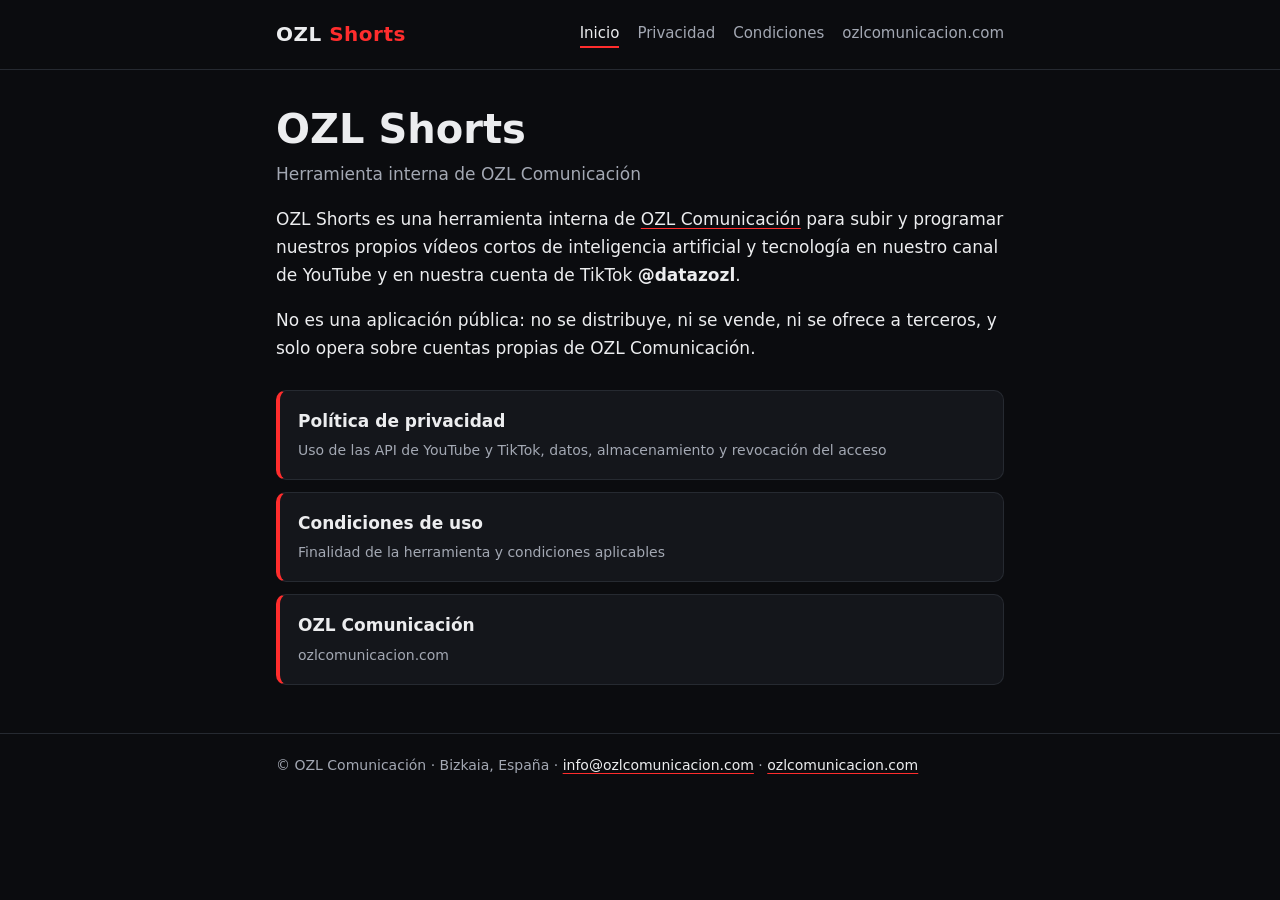
<file: index.html>
<!doctype html>
<html lang="es">
<head>
<meta charset="utf-8">
<meta name="viewport" content="width=device-width, initial-scale=1">
<title>OZL Shorts</title>
<link rel="stylesheet" href="style.css">
</head>
<body>
<header><div class="barra">
<a class="marca" href="index.html">OZL <span>Shorts</span></a>
<nav>
<a href="index.html" aria-current="page">Inicio</a>
<a href="privacy.html">Privacidad</a>
<a href="terms.html">Condiciones</a>
<a href="https://ozlcomunicacion.com/">ozlcomunicacion.com</a>
</nav></div></header>
<main>
<h1>OZL Shorts</h1>
<p class="sub">Herramienta interna de OZL Comunicación</p>
<p>OZL Shorts es una herramienta interna de <a href="https://ozlcomunicacion.com/">OZL Comunicación</a> para subir y programar nuestros propios vídeos cortos de inteligencia artificial y tecnología en nuestro canal de YouTube y en nuestra cuenta de TikTok <strong>@datazozl</strong>.</p>
<p>No es una aplicación pública: no se distribuye, ni se vende, ni se ofrece a terceros, y solo opera sobre cuentas propias de OZL Comunicación.</p>
<div class="tarjetas">
<a href="privacy.html"><strong>Política de privacidad</strong><small>Uso de las API de YouTube y TikTok, datos, almacenamiento y revocación del acceso</small></a>
<a href="terms.html"><strong>Condiciones de uso</strong><small>Finalidad de la herramienta y condiciones aplicables</small></a>
<a href="https://ozlcomunicacion.com/"><strong>OZL Comunicación</strong><small>ozlcomunicacion.com</small></a>
</div>
</main>
<footer><div>© OZL Comunicación · Bizkaia, España · <a href="mailto:info@ozlcomunicacion.com">info@ozlcomunicacion.com</a> · <a href="https://ozlcomunicacion.com/">ozlcomunicacion.com</a></div></footer>
</body>
</html>
</file>
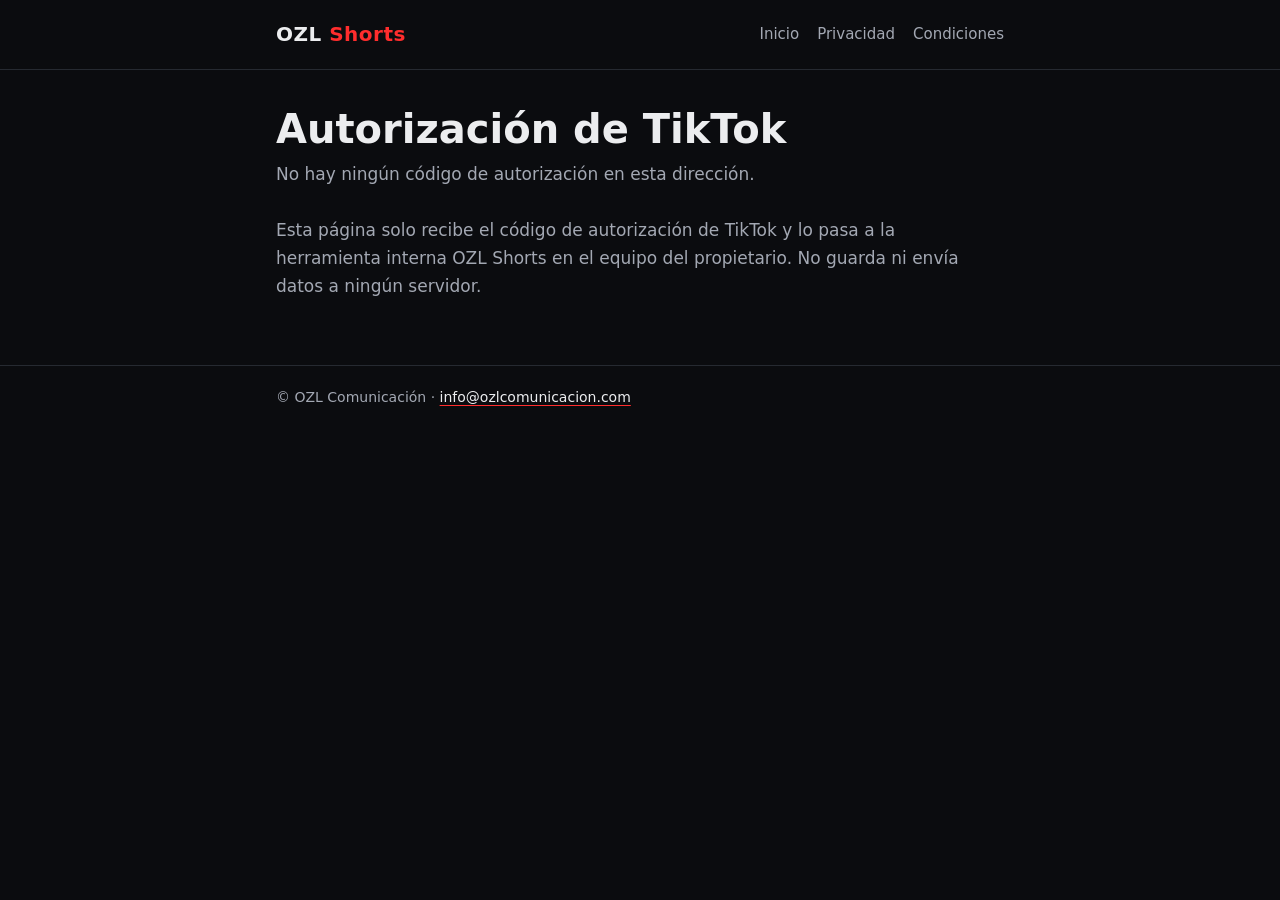
<file: callback.html>
<!doctype html>
<html lang="es">
<head>
<meta charset="utf-8">
<meta name="viewport" content="width=device-width, initial-scale=1">
<meta name="robots" content="noindex">
<meta name="referrer" content="no-referrer">
<title>Autorización · OZL Shorts</title>
<link rel="stylesheet" href="style.css">
<style>
.codigo{background:var(--panel);border:1px solid var(--borde);border-left:4px solid var(--acento);border-radius:10px;padding:14px 16px;font:15px/1.5 ui-monospace,Menlo,Consolas,monospace;word-break:break-all;user-select:all}
button{margin-top:12px;background:var(--acento);color:#fff;border:0;border-radius:8px;padding:10px 18px;font:600 16px system-ui,sans-serif;cursor:pointer}
.oculto{display:none}
</style>
</head>
<body>
<header><div class="barra">
<a class="marca" href="index.html">OZL <span>Shorts</span></a>
<nav><a href="index.html">Inicio</a><a href="privacy.html">Privacidad</a><a href="terms.html">Condiciones</a></nav>
</div></header>
<main>
<h1 id="titulo">Autorización de TikTok</h1>
<p id="estado" class="sub">Procesando…</p>
<div id="bloque" class="oculto">
<p>Copia este código y pégalo en la terminal del Mac (<code>upload_tiktok.py --auth</code>):</p>
<div id="codigo" class="codigo"></div>
<button id="copiar" type="button">Copiar código</button>
</div>
<p class="sub" style="margin-top:28px">Esta página solo recibe el código de autorización de TikTok y lo pasa a la herramienta interna OZL Shorts en el equipo del propietario. No guarda ni envía datos a ningún servidor.</p>
</main>
<footer><div>© OZL Comunicación · <a href="mailto:info@ozlcomunicacion.com">info@ozlcomunicacion.com</a></div></footer>
<script>
(function () {
  var q = new URLSearchParams(location.search);
  var code = q.get("code"), state = q.get("state") || "", err = q.get("error");
  var estado = document.getElementById("estado");
  if (err) {
    document.getElementById("titulo").textContent = "No se ha autorizado";
    estado.textContent = "TikTok devolvió: " + err + (q.get("error_description") ? " — " + q.get("error_description") : "");
    return;
  }
  if (!code) { estado.textContent = "No hay ningún código de autorización en esta dirección."; return; }
  // state "<aleatorio>~l<puerto>": el script del Mac espera en http://127.0.0.1:<puerto>/callback
  var m = state.match(/~l(\d{4,5})$/);
  document.getElementById("codigo").textContent = code;
  document.getElementById("bloque").className = "";
  document.getElementById("copiar").onclick = function () {
    navigator.clipboard.writeText(code).then(function () { document.getElementById("copiar").textContent = "Copiado ✓"; });
  };
  if (m) {
    estado.textContent = "Enviando el código a OZL Shorts en tu Mac…";
    setTimeout(function () {
      location.replace("http://127.0.0.1:" + m[1] + "/callback" + location.search);
    }, 600);
  } else {
    estado.textContent = "Autorización correcta.";
  }
})();
</script>
</body>
</html>
</file>
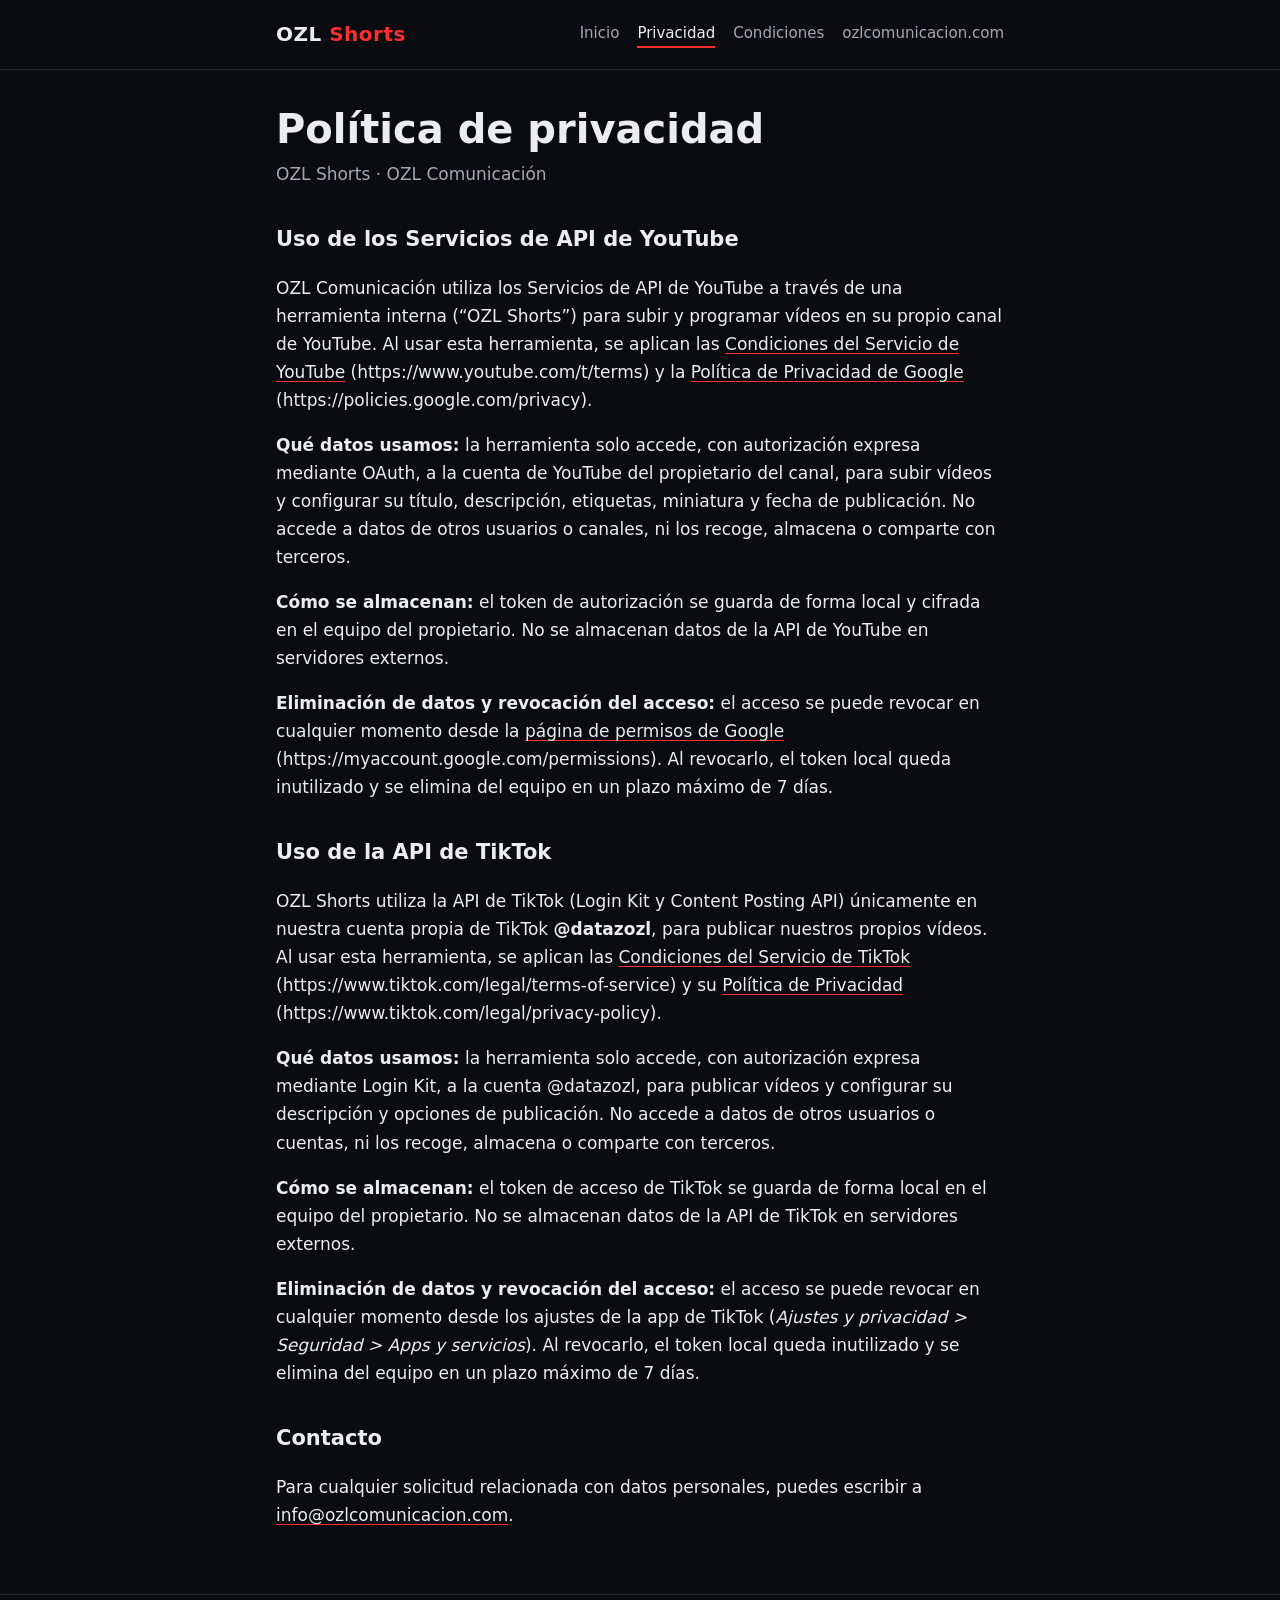
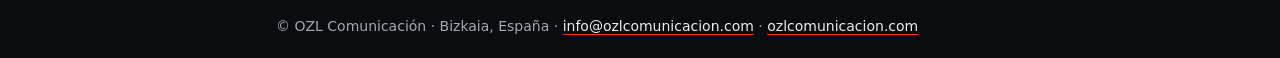
<file: privacy.html>
<!doctype html>
<html lang="es">
<head>
<meta charset="utf-8">
<meta name="viewport" content="width=device-width, initial-scale=1">
<title>Política de privacidad · OZL Shorts</title>
<link rel="stylesheet" href="style.css">
</head>
<body>
<header><div class="barra">
<a class="marca" href="index.html">OZL <span>Shorts</span></a>
<nav>
<a href="index.html">Inicio</a>
<a href="privacy.html" aria-current="page">Privacidad</a>
<a href="terms.html">Condiciones</a>
<a href="https://ozlcomunicacion.com/">ozlcomunicacion.com</a>
</nav></div></header>
<main>
<h1>Política de privacidad</h1>
<p class="sub">OZL Shorts · OZL Comunicación</p>

<h2>Uso de los Servicios de API de YouTube</h2>
<p>OZL Comunicación utiliza los Servicios de API de YouTube a través de una herramienta interna (“OZL Shorts”) para subir y programar vídeos en su propio canal de YouTube. Al usar esta herramienta, se aplican las <a href="https://www.youtube.com/t/terms">Condiciones del Servicio de YouTube</a> (https://www.youtube.com/t/terms) y la <a href="https://policies.google.com/privacy">Política de Privacidad de Google</a> (https://policies.google.com/privacy).</p>
<p><strong>Qué datos usamos:</strong> la herramienta solo accede, con autorización expresa mediante OAuth, a la cuenta de YouTube del propietario del canal, para subir vídeos y configurar su título, descripción, etiquetas, miniatura y fecha de publicación. No accede a datos de otros usuarios o canales, ni los recoge, almacena o comparte con terceros.</p>
<p><strong>Cómo se almacenan:</strong> el token de autorización se guarda de forma local y cifrada en el equipo del propietario. No se almacenan datos de la API de YouTube en servidores externos.</p>
<p><strong>Eliminación de datos y revocación del acceso:</strong> el acceso se puede revocar en cualquier momento desde la <a href="https://myaccount.google.com/permissions">página de permisos de Google</a> (https://myaccount.google.com/permissions). Al revocarlo, el token local queda inutilizado y se elimina del equipo en un plazo máximo de 7 días.</p>

<h2>Uso de la API de TikTok</h2>
<p>OZL Shorts utiliza la API de TikTok (Login Kit y Content Posting API) únicamente en nuestra cuenta propia de TikTok <strong>@datazozl</strong>, para publicar nuestros propios vídeos. Al usar esta herramienta, se aplican las <a href="https://www.tiktok.com/legal/terms-of-service">Condiciones del Servicio de TikTok</a> (https://www.tiktok.com/legal/terms-of-service) y su <a href="https://www.tiktok.com/legal/privacy-policy">Política de Privacidad</a> (https://www.tiktok.com/legal/privacy-policy).</p>
<p><strong>Qué datos usamos:</strong> la herramienta solo accede, con autorización expresa mediante Login Kit, a la cuenta @datazozl, para publicar vídeos y configurar su descripción y opciones de publicación. No accede a datos de otros usuarios o cuentas, ni los recoge, almacena o comparte con terceros.</p>
<p><strong>Cómo se almacenan:</strong> el token de acceso de TikTok se guarda de forma local en el equipo del propietario. No se almacenan datos de la API de TikTok en servidores externos.</p>
<p><strong>Eliminación de datos y revocación del acceso:</strong> el acceso se puede revocar en cualquier momento desde los ajustes de la app de TikTok (<em>Ajustes y privacidad &gt; Seguridad &gt; Apps y servicios</em>). Al revocarlo, el token local queda inutilizado y se elimina del equipo en un plazo máximo de 7 días.</p>

<h2>Contacto</h2>
<p>Para cualquier solicitud relacionada con datos personales, puedes escribir a <a href="mailto:info@ozlcomunicacion.com">info@ozlcomunicacion.com</a>.</p>
</main>
<footer><div>© OZL Comunicación · Bizkaia, España · <a href="mailto:info@ozlcomunicacion.com">info@ozlcomunicacion.com</a> · <a href="https://ozlcomunicacion.com/">ozlcomunicacion.com</a></div></footer>
</body>
</html>
</file>
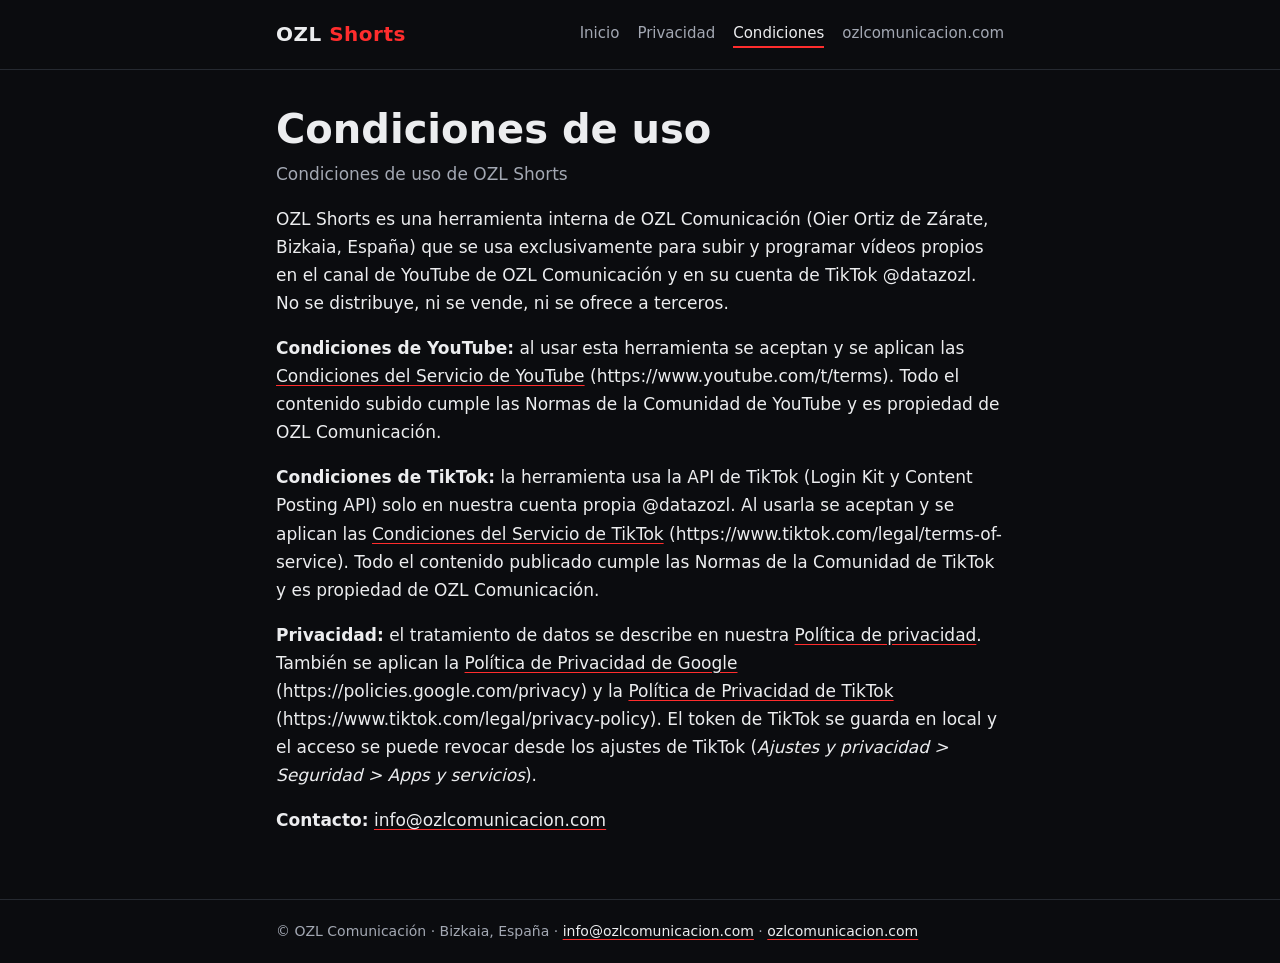
<file: terms.html>
<!doctype html>
<html lang="es">
<head>
<meta charset="utf-8">
<meta name="viewport" content="width=device-width, initial-scale=1">
<title>Condiciones de uso · OZL Shorts</title>
<link rel="stylesheet" href="style.css">
</head>
<body>
<header><div class="barra">
<a class="marca" href="index.html">OZL <span>Shorts</span></a>
<nav>
<a href="index.html">Inicio</a>
<a href="privacy.html">Privacidad</a>
<a href="terms.html" aria-current="page">Condiciones</a>
<a href="https://ozlcomunicacion.com/">ozlcomunicacion.com</a>
</nav></div></header>
<main>
<h1>Condiciones de uso</h1>
<p class="sub">Condiciones de uso de OZL Shorts</p>
<p>OZL Shorts es una herramienta interna de OZL Comunicación (Oier Ortiz de Zárate, Bizkaia, España) que se usa exclusivamente para subir y programar vídeos propios en el canal de YouTube de OZL Comunicación y en su cuenta de TikTok @datazozl. No se distribuye, ni se vende, ni se ofrece a terceros.</p>
<p><strong>Condiciones de YouTube:</strong> al usar esta herramienta se aceptan y se aplican las <a href="https://www.youtube.com/t/terms">Condiciones del Servicio de YouTube</a> (https://www.youtube.com/t/terms). Todo el contenido subido cumple las Normas de la Comunidad de YouTube y es propiedad de OZL Comunicación.</p>
<p><strong>Condiciones de TikTok:</strong> la herramienta usa la API de TikTok (Login Kit y Content Posting API) solo en nuestra cuenta propia @datazozl. Al usarla se aceptan y se aplican las <a href="https://www.tiktok.com/legal/terms-of-service">Condiciones del Servicio de TikTok</a> (https://www.tiktok.com/legal/terms-of-service). Todo el contenido publicado cumple las Normas de la Comunidad de TikTok y es propiedad de OZL Comunicación.</p>
<p><strong>Privacidad:</strong> el tratamiento de datos se describe en nuestra <a href="privacy.html">Política de privacidad</a>. También se aplican la <a href="https://policies.google.com/privacy">Política de Privacidad de Google</a> (https://policies.google.com/privacy) y la <a href="https://www.tiktok.com/legal/privacy-policy">Política de Privacidad de TikTok</a> (https://www.tiktok.com/legal/privacy-policy). El token de TikTok se guarda en local y el acceso se puede revocar desde los ajustes de TikTok (<em>Ajustes y privacidad &gt; Seguridad &gt; Apps y servicios</em>).</p>
<p><strong>Contacto:</strong> <a href="mailto:info@ozlcomunicacion.com">info@ozlcomunicacion.com</a></p>
</main>
<footer><div>© OZL Comunicación · Bizkaia, España · <a href="mailto:info@ozlcomunicacion.com">info@ozlcomunicacion.com</a> · <a href="https://ozlcomunicacion.com/">ozlcomunicacion.com</a></div></footer>
</body>
</html>
</file>
<file: style.css>
:root{--bg:#0B0C0F;--panel:#14161B;--txt:#ECEDEF;--sub:#A3A8B3;--acento:#FF2D2D;--borde:#262A31}
*{box-sizing:border-box}
html{-webkit-text-size-adjust:100%}
body{margin:0;background:var(--bg);color:var(--txt);font:17px/1.65 system-ui,-apple-system,"Segoe UI",Roboto,Helvetica,Arial,sans-serif}
a{color:var(--txt);text-decoration-color:var(--acento);text-underline-offset:3px;overflow-wrap:anywhere}
a:hover{color:var(--acento)}
header{border-bottom:1px solid var(--borde)}
.barra{max-width:760px;margin:0 auto;padding:18px 16px;display:flex;flex-wrap:wrap;gap:10px 22px;align-items:center;justify-content:space-between}
.marca{font-weight:900;letter-spacing:.5px;text-decoration:none;font-size:20px}
.marca span{color:var(--acento)}
nav{display:flex;flex-wrap:wrap;gap:6px 18px;font-size:15px}
nav a{text-decoration:none;color:var(--sub)}
nav a[aria-current]{color:var(--txt);border-bottom:2px solid var(--acento)}
main{max-width:760px;margin:0 auto;padding:36px 16px 48px}
h1{font-size:clamp(28px,6vw,40px);line-height:1.15;margin:0 0 8px}
h2{font-size:21px;margin:34px 0 8px}
.sub{color:var(--sub);margin-top:0}
.tarjetas{display:grid;gap:12px;margin-top:28px}
.tarjetas a{display:block;background:var(--panel);border:1px solid var(--borde);border-left:4px solid var(--acento);border-radius:10px;padding:16px 18px;text-decoration:none}
.tarjetas a strong{display:block}
.tarjetas a small{color:var(--sub);font-size:14px}
footer{border-top:1px solid var(--borde);color:var(--sub);font-size:14px}
footer div{max-width:760px;margin:0 auto;padding:20px 16px}
</file>
